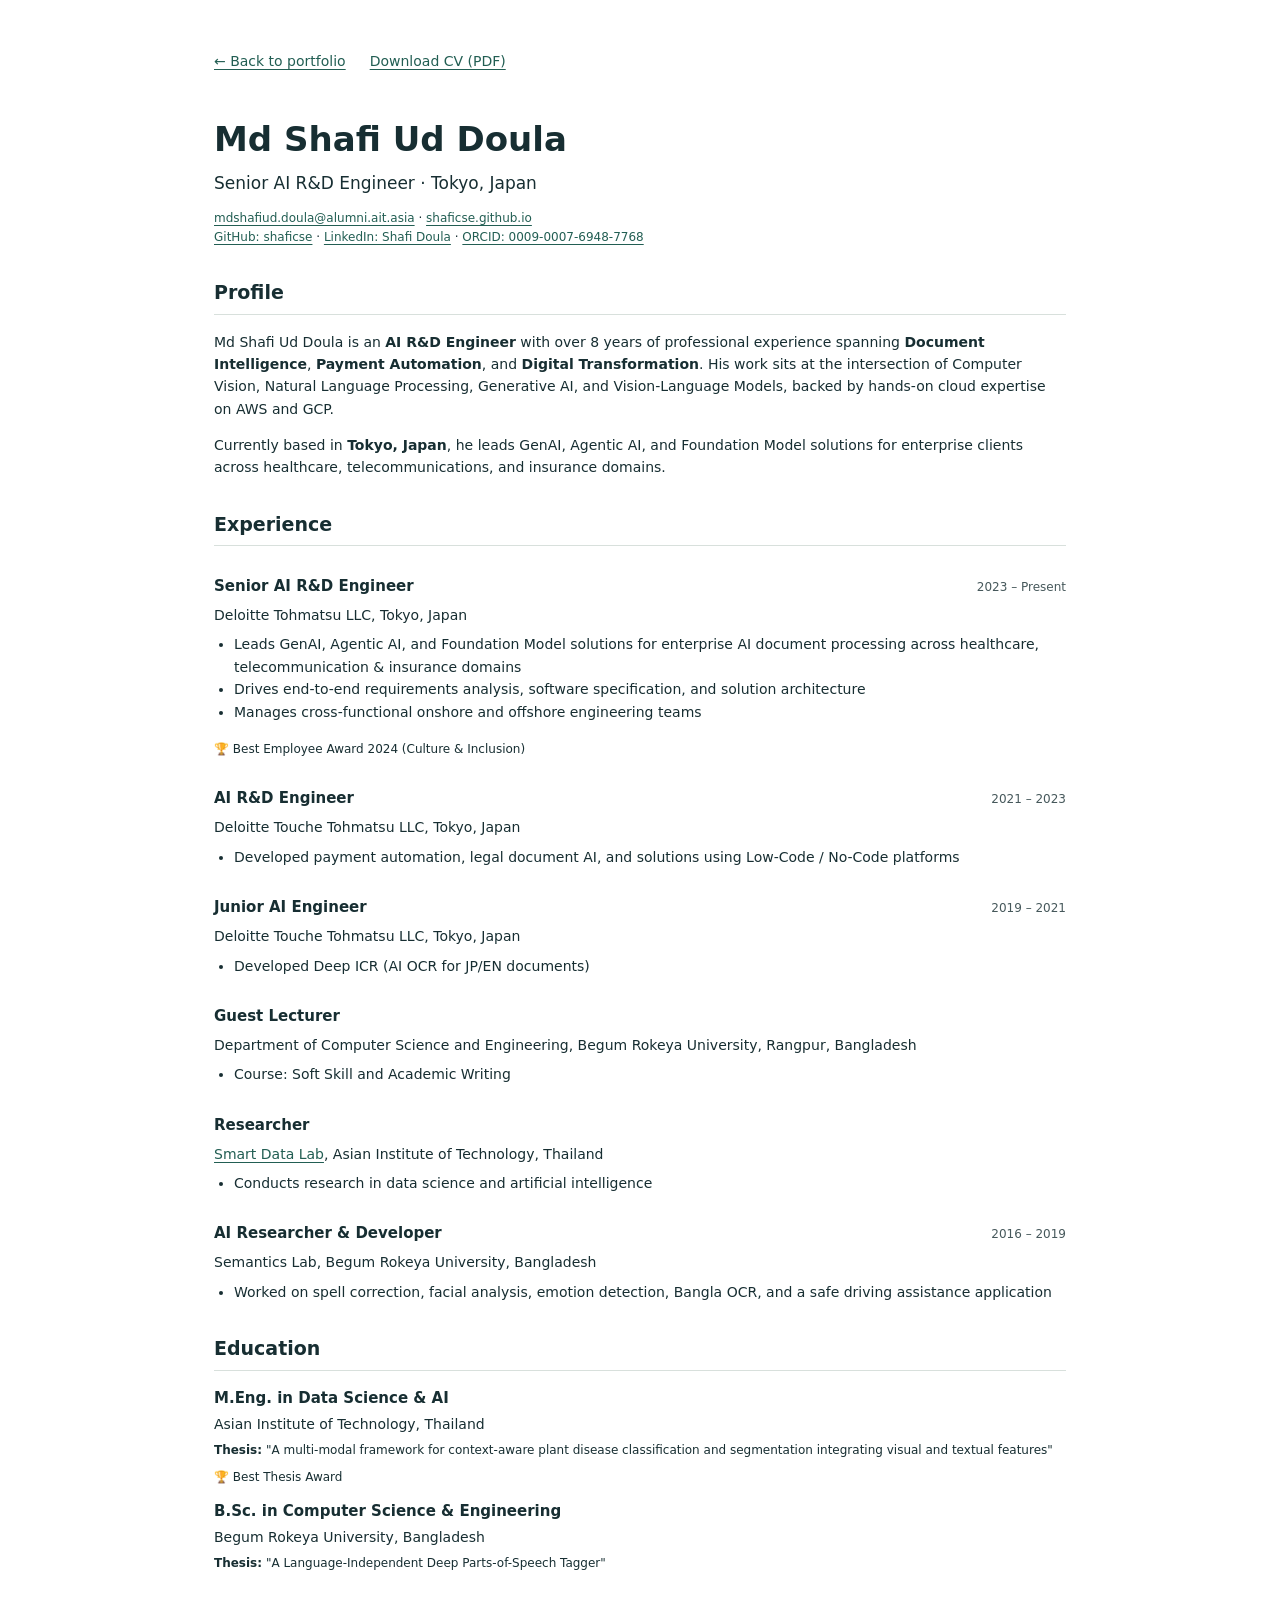
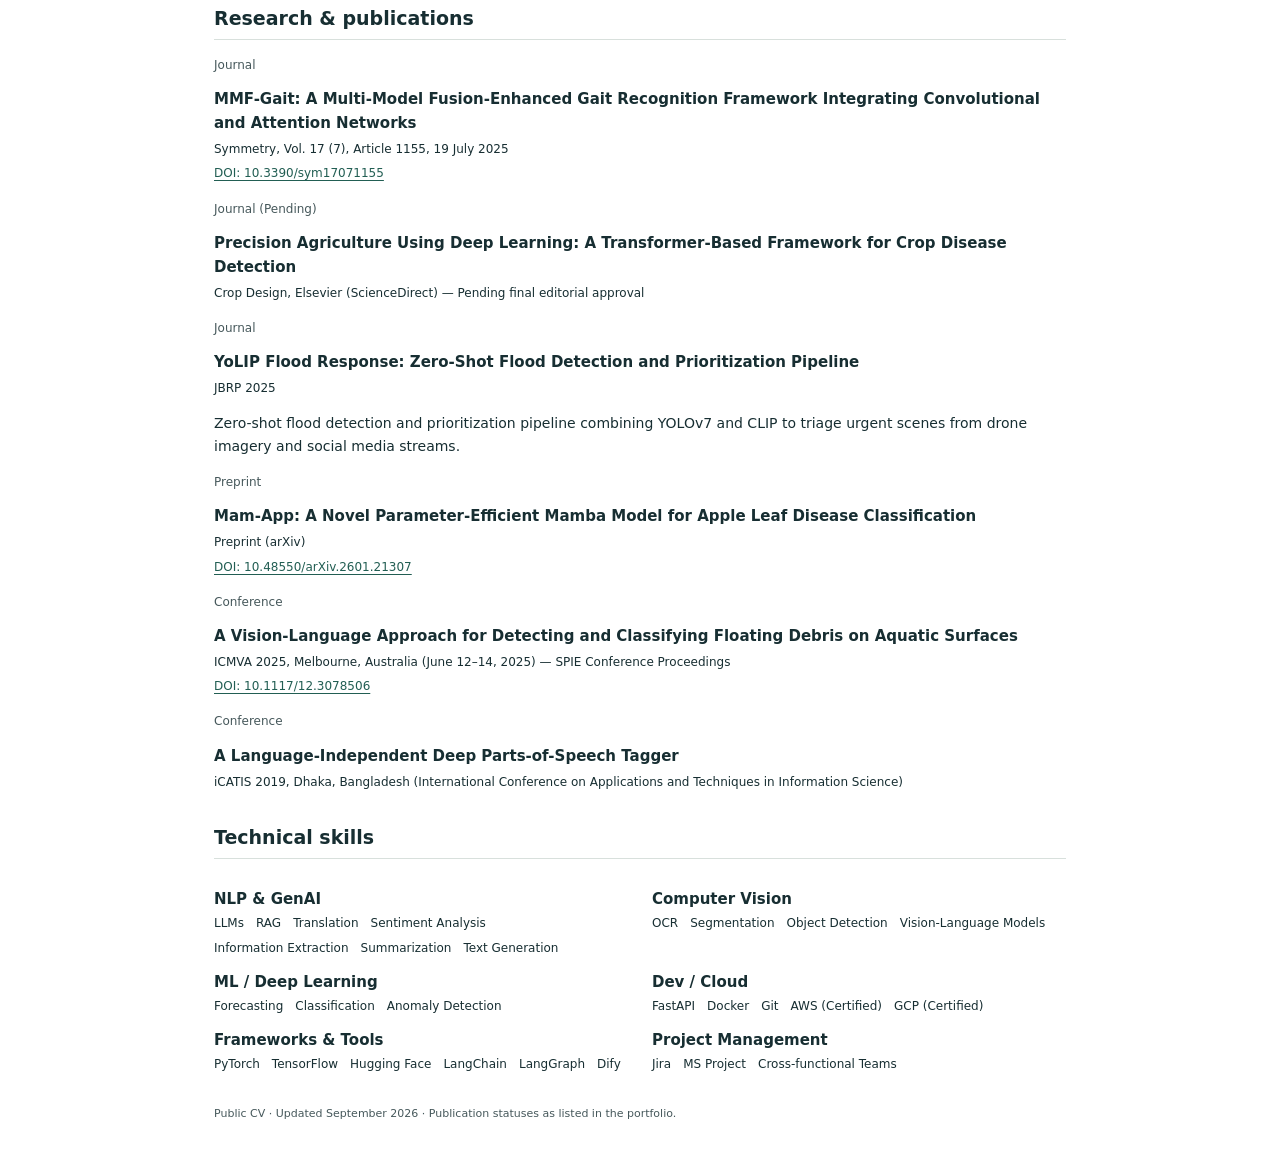
<file: cv.html>
<!DOCTYPE html>
<html lang="en"><head><meta charset="UTF-8"><meta name="viewport" content="width=device-width, initial-scale=1"><title>CV | Md Shafi Ud Doula</title><meta name="description" content="Professional CV of Md Shafi Ud Doula, Senior AI R&amp;D Engineer and researcher in Tokyo."><link rel="canonical" href="https://shaficse.github.io/cv.html"><link rel="icon" href="favicon.svg" type="image/svg+xml"><style>
*{box-sizing:border-box}body{font:14px/1.6 system-ui,sans-serif;color:#172e32;max-width:900px;margin:40px auto;padding:0 24px}h1{font-size:34px;margin:0}h2{font-size:19px;border-bottom:1px solid #d8e0dc;padding-bottom:6px;margin-top:30px}h3{font-size:15px;margin:12px 0 3px}a{color:#225e53;text-underline-offset:3px}.actions{display:flex;flex-wrap:wrap;gap:24px;margin-bottom:30px}.actions a{padding:10px 0}:focus-visible{outline:3px solid #b15c25;outline-offset:4px}.subtitle{font-size:17px;margin:3px 0}.contact{font-size:12px;overflow-wrap:anywhere}.timeline-header{display:flex;justify-content:space-between;gap:12px;align-items:baseline;flex-wrap:wrap}.timeline-date,.pub-type{font-size:12px;color:#46585b}.timeline-company,.edu-institution{margin:3px 0}ul{padding-left:20px;margin-top:7px}.timeline-item,.edu-card,.pub-card,.skill-category{break-inside:avoid}.timeline-item{margin-bottom:15px}.timeline-badge,.edu-badge{font-size:12px}.pub-venue,.pub-doi,.edu-thesis{font-size:12px;margin:5px 0}.pub-card{margin-bottom:16px}.pub-type{margin-top:14px}.skill-tags{display:flex;gap:6px 12px;flex-wrap:wrap;font-size:12px}.skills{display:grid;grid-template-columns:1fr 1fr;gap:0 24px}footer{font-size:11px;color:#46585b;margin-top:30px}@media(max-width:520px){.skills{grid-template-columns:1fr}}@media print{body{font-size:10pt;max-width:none;margin:0;padding:0}.actions{display:none}h1{font-size:25pt}h2{font-size:14pt;margin-top:20px}h3{font-size:11pt}a{color:inherit}.pub-venue,.pub-doi,.edu-thesis,.skill-tags,.contact{font-size:9pt}.subtitle{font-size:12pt}footer{font-size:8pt}}
</style></head><body><nav class="actions" aria-label="CV navigation"><a href="./">← Back to portfolio</a><a href="cv.pdf" download>Download CV (PDF)</a></nav><main><h1>Md Shafi Ud Doula</h1><p class="subtitle">Senior AI R&amp;D Engineer · Tokyo, Japan</p><p class="contact"><a href="mailto:mdshafiud.doula@alumni.ait.asia">mdshafiud.doula@alumni.ait.asia</a> · <a href="https://shaficse.github.io/">shaficse.github.io</a><br><a href="https://github.com/shaficse">GitHub: shaficse</a> · <a href="https://www.linkedin.com/in/shafi-doula-157063150">LinkedIn: Shafi Doula</a> · <a href="https://orcid.org/0009-0007-6948-7768">ORCID: 0009-0007-6948-7768</a></p><h2>Profile</h2>
                    <p>
                        Md Shafi Ud Doula is an <strong>AI R&amp;D Engineer</strong> with over 8 years of professional experience spanning
                        <strong>Document Intelligence</strong>, <strong>Payment Automation</strong>, and <strong>Digital Transformation</strong>.
                        His work sits at the intersection of Computer Vision, Natural Language Processing, Generative AI,
                        and Vision-Language Models, backed by hands-on cloud expertise on AWS and GCP.
                    </p>
                    <p>
                        Currently based in <strong>Tokyo, Japan</strong>,
                        he leads GenAI, Agentic AI, and Foundation Model solutions for enterprise clients across healthcare,
                        telecommunications, and insurance domains.
                    </p>
                <h2>Experience</h2>
                <div class="timeline-item">

                    <div class="timeline-content">
                        <div class="timeline-header">
                            <h3>Senior AI R&amp;D Engineer</h3>
                            <span class="timeline-date">2023 – Present</span>
                        </div>
                        <p class="timeline-company"> Deloitte Tohmatsu LLC, Tokyo, Japan</p>
                        <ul>
                            <li>Leads GenAI, Agentic AI, and Foundation Model solutions for enterprise AI document processing across healthcare, telecommunication &amp; insurance domains</li>
                            <li>Drives end-to-end requirements analysis, software specification, and solution architecture</li>
                            <li>Manages cross-functional onshore and offshore engineering teams</li>
                        </ul>
                        <span class="timeline-badge">🏆 Best Employee Award 2024 (Culture &amp; Inclusion)</span>
                    </div>
                </div>
                <div class="timeline-item">

                    <div class="timeline-content">
                        <div class="timeline-header">
                            <h3>AI R&amp;D Engineer</h3>
                            <span class="timeline-date">2021 – 2023</span>
                        </div>
                        <p class="timeline-company"> Deloitte Touche Tohmatsu LLC, Tokyo, Japan</p>
                        <ul>
                            <li>Developed payment automation, legal document AI, and solutions using Low-Code / No-Code platforms</li>
                        </ul>
                    </div>
                </div>
                <div class="timeline-item">

                    <div class="timeline-content">
                        <div class="timeline-header">
                            <h3>Junior AI Engineer</h3>
                            <span class="timeline-date">2019 – 2021</span>
                        </div>
                        <p class="timeline-company"> Deloitte Touche Tohmatsu LLC, Tokyo, Japan</p>
                        <ul>
                            <li>Developed Deep ICR (AI OCR for JP/EN documents)</li>
                        </ul>
                    </div>
                </div>
                <div class="timeline-item">

                    <div class="timeline-content">
                        <div class="timeline-header">
                            <h3>Guest Lecturer</h3>
                        </div>
                        <p class="timeline-company"> Department of Computer Science and Engineering, Begum Rokeya University, Rangpur, Bangladesh</p>
                        <ul>
                            <li>Course: Soft Skill and Academic Writing</li>
                        </ul>
                    </div>
                </div>
                <div class="timeline-item">

                    <div class="timeline-content">
                        <div class="timeline-header">
                            <h3>Researcher</h3>
                        </div>
                        <p class="timeline-company"> <a href="https://smartdatalab.cs.ait.ac.th/people-2/" target="_blank" rel="noopener noreferrer">Smart Data Lab</a>, Asian Institute of Technology, Thailand</p>
                        <ul>
                            <li>Conducts research in data science and artificial intelligence</li>
                        </ul>
                    </div>
                </div>
                <div class="timeline-item">

                    <div class="timeline-content">
                        <div class="timeline-header">
                            <h3>AI Researcher &amp; Developer</h3>
                            <span class="timeline-date">2016 – 2019</span>
                        </div>
                        <p class="timeline-company"> Semantics Lab, Begum Rokeya University, Bangladesh</p>
                        <ul>
                            <li>Worked on spell correction, facial analysis, emotion detection, Bangla OCR, and a safe driving assistance application</li>
                        </ul>
                    </div>
                </div>
            <h2>Education</h2>
                <div class="edu-card">
                    <div class="edu-icon"></div>
                    <div class="edu-content">
                        <h3>M.Eng. in Data Science &amp; AI</h3>
                        <p class="edu-institution">Asian Institute of Technology, Thailand</p>
                        <p class="edu-thesis"><strong>Thesis:</strong> "A multi-modal framework for context-aware plant disease classification and segmentation integrating visual and textual features"</p>
                        <span class="edu-badge">🏆 Best Thesis Award</span>
                    </div>
                </div>
                <div class="edu-card">
                    <div class="edu-icon"></div>
                    <div class="edu-content">
                        <h3>B.Sc. in Computer Science &amp; Engineering</h3>
                        <p class="edu-institution">Begum Rokeya University, Bangladesh</p>
                        <p class="edu-thesis"><strong>Thesis:</strong> "A Language-Independent Deep Parts-of-Speech Tagger"</p>
                    </div>
                </div>
            <h2>Research &amp; publications</h2>
                <div class="pub-card">
                    <div class="pub-type">Journal</div>
                    <h3>MMF-Gait: A Multi-Model Fusion-Enhanced Gait Recognition Framework Integrating Convolutional and Attention Networks</h3>
                    <p class="pub-venue"> Symmetry, Vol. 17 (7), Article 1155, 19 July 2025</p>
                    <p class="pub-doi"><a href="https://doi.org/10.3390/sym17071155" target="_blank" rel="noopener noreferrer">DOI: 10.3390/sym17071155</a></p>
                    <div>

                    </div>
                </div>

                <div class="pub-card">
                    <div class="pub-type">Journal (Pending)</div>
                    <h3>Precision Agriculture Using Deep Learning: A Transformer-Based Framework for Crop Disease Detection</h3>
                    <p class="pub-venue"> Crop Design, Elsevier (ScienceDirect) — Pending final editorial approval</p>
                </div>

                <div class="pub-card">
                    <div class="pub-type">Journal</div>
                    <h3>YoLIP Flood Response: Zero-Shot Flood Detection and Prioritization Pipeline</h3>
                    <p class="pub-venue"> JBRP 2025</p>
                    <p class="pub-description">Zero-shot flood detection and prioritization pipeline combining YOLOv7 and CLIP to triage urgent scenes from drone imagery and social media streams.</p>
                    <div>

                    </div>
                </div>

                <div class="pub-card">
                    <div class="pub-type">Preprint</div>
                    <h3>Mam-App: A Novel Parameter-Efficient Mamba Model for Apple Leaf Disease Classification</h3>
                    <p class="pub-venue"> Preprint (arXiv)</p>
                    <p class="pub-doi"><a href="https://doi.org/10.48550/arXiv.2601.21307" target="_blank" rel="noopener noreferrer">DOI: 10.48550/arXiv.2601.21307</a></p>
                    <div>

                    </div>
                </div>

                <div class="pub-card">
                    <div class="pub-type">Conference</div>
                    <h3>A Vision-Language Approach for Detecting and Classifying Floating Debris on Aquatic Surfaces</h3>
                    <p class="pub-venue"> ICMVA 2025, Melbourne, Australia (June 12–14, 2025) — SPIE Conference Proceedings</p>
                    <p class="pub-doi"><a href="https://doi.org/10.1117/12.3078506" target="_blank" rel="noopener noreferrer">DOI: 10.1117/12.3078506</a></p>
                    <div>

                    </div>
                </div>

                <div class="pub-card">
                    <div class="pub-type">Conference</div>
                    <h3>A Language-Independent Deep Parts-of-Speech Tagger</h3>
                    <p class="pub-venue"> iCATIS 2019, Dhaka, Bangladesh (International Conference on Applications and Techniques in Information Science)</p>
                </div>
            <h2>Technical skills</h2><div class="skills">
                <div class="skill-category">
                    <div class="skill-icon"></div>
                    <h3>NLP &amp; GenAI</h3>
                    <div class="skill-tags">
                        <span>LLMs</span><span>RAG</span><span>Translation</span><span>Sentiment Analysis</span>
                        <span>Information Extraction</span><span>Summarization</span><span>Text Generation</span>
                    </div>
                </div>
                <div class="skill-category">
                    <div class="skill-icon"></div>
                    <h3>Computer Vision</h3>
                    <div class="skill-tags">
                        <span>OCR</span><span>Segmentation</span><span>Object Detection</span><span>Vision-Language Models</span>
                    </div>
                </div>
                <div class="skill-category">
                    <div class="skill-icon"></div>
                    <h3>ML / Deep Learning</h3>
                    <div class="skill-tags">
                        <span>Forecasting</span><span>Classification</span><span>Anomaly Detection</span>
                    </div>
                </div>
                <div class="skill-category">
                    <div class="skill-icon"></div>
                    <h3>Dev / Cloud</h3>
                    <div class="skill-tags">
                        <span>FastAPI</span><span>Docker</span><span>Git</span><span>AWS (Certified)</span><span>GCP (Certified)</span>
                    </div>
                </div>
                <div class="skill-category">
                    <div class="skill-icon"></div>
                    <h3>Frameworks &amp; Tools</h3>
                    <div class="skill-tags">
                        <span>PyTorch</span><span>TensorFlow</span><span>Hugging Face</span><span>LangChain</span>
                        <span>LangGraph</span><span>Dify</span>
                    </div>
                </div>
                <div class="skill-category">
                    <div class="skill-icon"></div>
                    <h3>Project Management</h3>
                    <div class="skill-tags">
                        <span>Jira</span><span>MS Project</span><span>Cross-functional Teams</span>
                    </div>
                </div>
            </div></main><footer>Public CV · Updated September 2026 · Publication statuses as listed in the portfolio.</footer></body></html>
</file>
